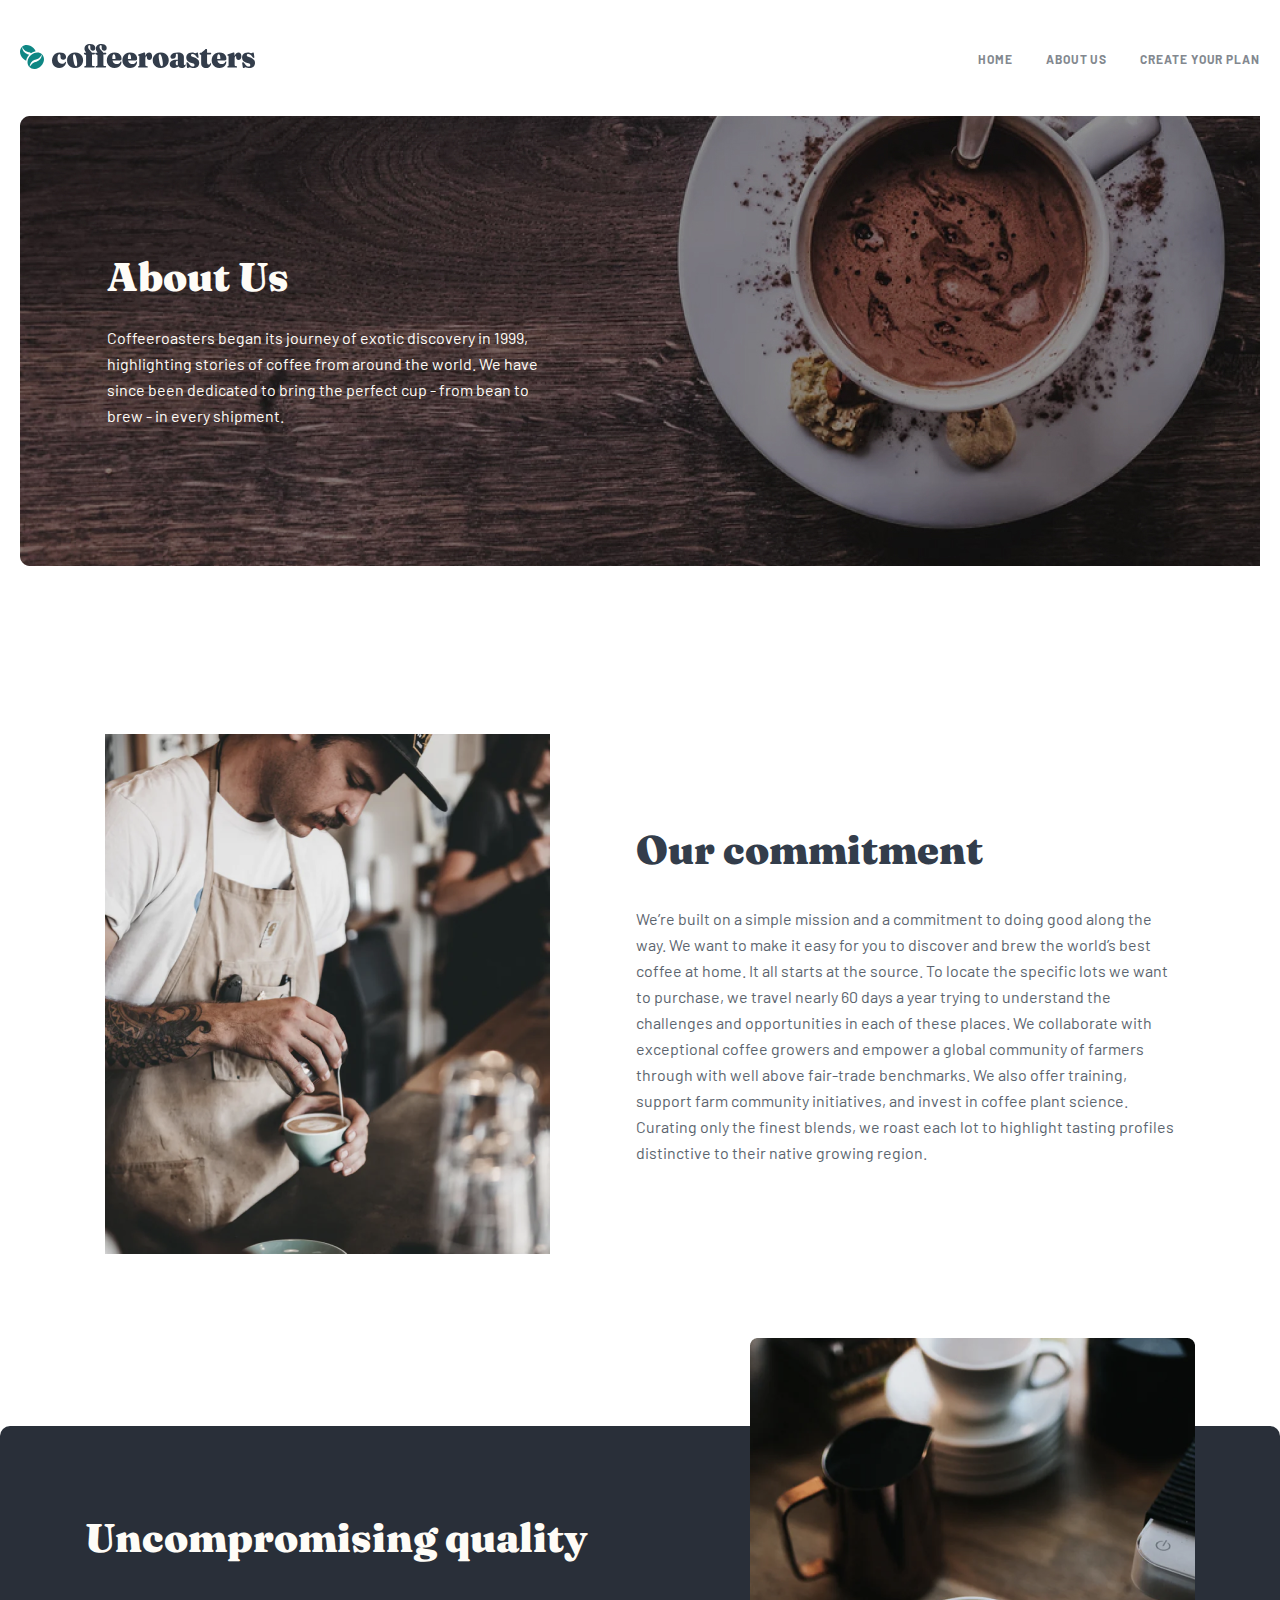
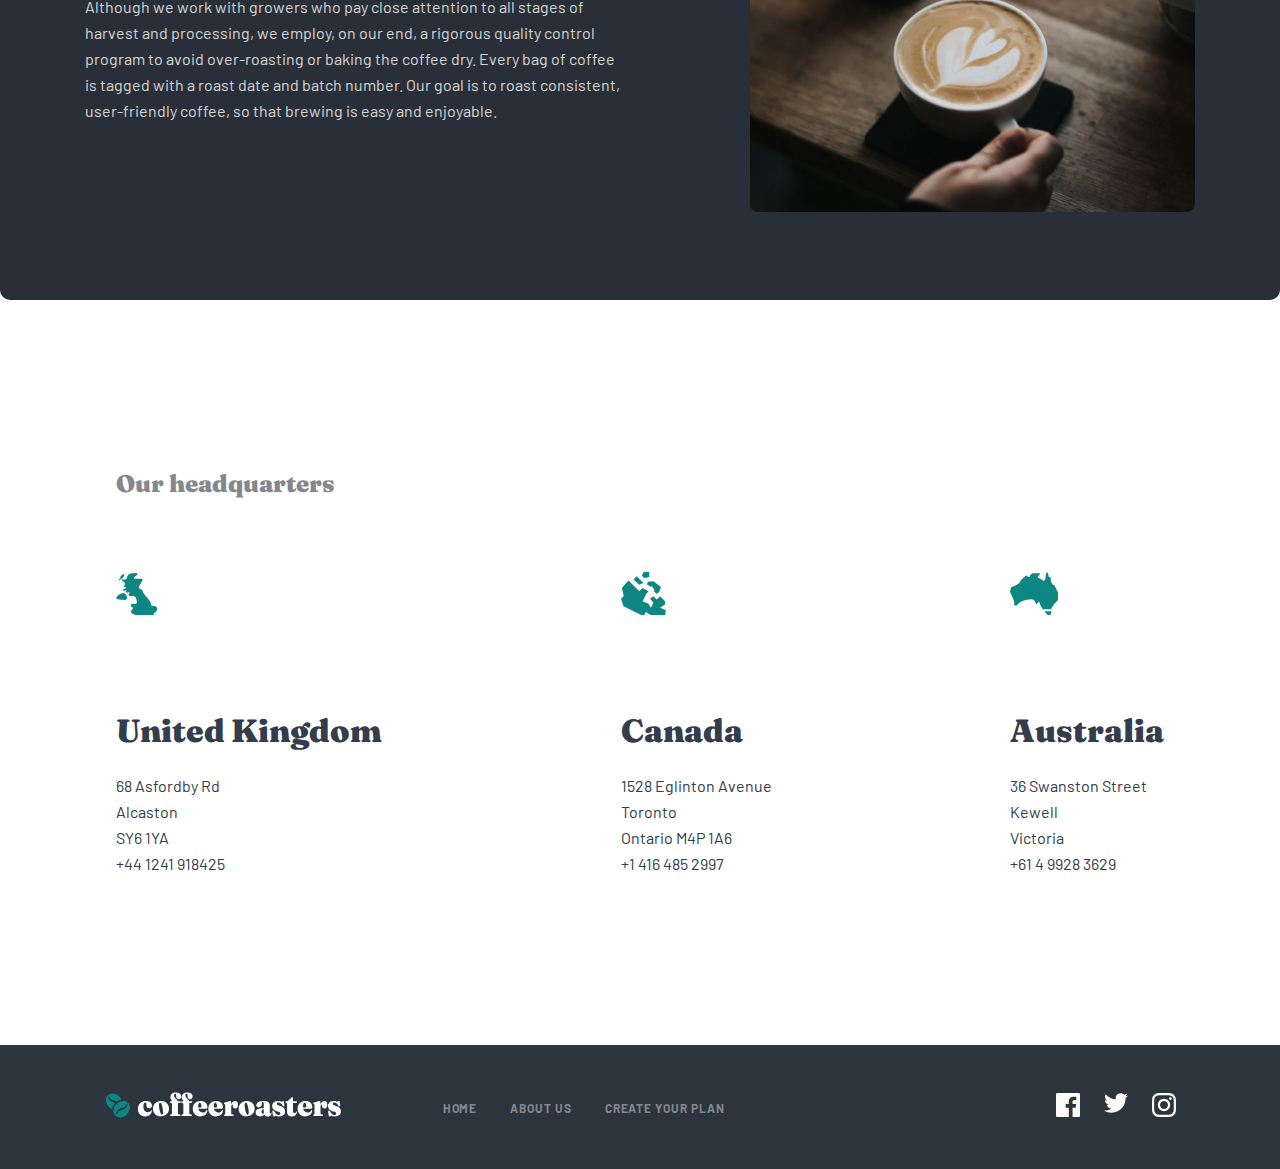
<file: about.html>
<!DOCTYPE html>
<html lang="en">

<head>
  <meta charset="UTF-8">
  <meta http-equiv="X-UA-Compatible" content="IE=edge">
  <meta name="viewport" content="width=device-width, initial-scale=1.0">
  <link rel="stylesheet" href=".//css/normalize.css">
  <link rel="stylesheet" href="./css/main.css">
  <title>About us</title>
</head>

<body>

  <!-- header -->
  <header class="site-header">
    <div class="container site-header__container">
      <a class="site-herader__logo-link" href="#">
        <img src="./img/logo.svg" alt="Logo"></a>
      <nav class="site-header__nav">
        <ul class="site-header__list">
          <li class="site-header__item"><a class="site-header__link" href="./index.html">HOME</a></li>
          <li class="site-header__item"><a class="site-header__link" href="./about.html">ABOUT US</a></li>
          <li class="site-header__item"><a class="site-header__link" href="./create-plan.html">Create your plan</a></li>
        </ul>
      </nav>
    </div>
  </header>

  <main>
    <section class="about-hero">
      <div class="container about-hero__container">
        <div class="about-hero__box">
          <div class="about-hero__block">
            <h2 class="about-hero__title">About Us</h2>
            <p class="about-hero__text">Coffeeroasters began its journey of exotic discovery in 1999, highlighting stories
              of coffee from around
              the world. We have since been dedicated to bring the perfect cup - from bean to brew - in every shipment.
            </p>
  
          </div>
        </div>
      </div>
    </section>

    <!-- commitment -->

    <section class="commitment">
      <div class="container commitment__container">
        <div class="commitment__img-block">
          <img src="./about-img/commitment-bg.png" alt="commitment img">
        </div>

        <div class="commitment__text-block">
          <h2 class="commitment__title">Our commitment</h2>
          <p class="commitment__text">We’re built on a simple mission and a commitment to doing good along the way. We
            want to make it easy for you to discover and brew the world’s best coffee at home. It all starts at the
            source. To locate the specific lots we want to purchase, we travel nearly 60 days a year trying to
            understand the challenges and opportunities in each of these places. We collaborate with exceptional coffee
            growers and empower a global community of farmers through with well above fair-trade benchmarks. We also
            offer training, support farm community initiatives, and invest in coffee plant science. Curating only the
            finest blends, we roast each lot to highlight tasting profiles distinctive to their native growing region.
          </p>
        </div>
      </div>
    </section>

       <!-- quality -->

    <section class="quality">
      <div class="quality__bg">
      <div class="container quality__container">
          <div class="quality__block">
            <h2 class="quality__title">Uncompromising quality</h2>
            <p class="quality__text">Although we work with growers who pay close attention to all stages of harvest and processing, we employ, on
              our end, a rigorous quality control program to avoid over-roasting or baking the coffee dry. Every bag of
              coffee is tagged with a roast date and batch number. Our goal is to roast consistent, user-friendly coffee, so
              that brewing is easy and enjoyable.</p>
          </div>
  
            <div class="quality__img-block">
              <img src="./about-img/quality-img" alt="quality img">
            </div>
        </div>
      </div>
    </section>

    <!-- headquarters -->

    <section class="headquarters">
      <div class="container headquarters__container">

        <div class="headquarters__box">

          <h3 class="headquarters__title">Our headquarters</h3>
  
            <ul class="headquarters__list">
              <li class="headquarters__item">
                <h3 class="headquarters__inner-title">United Kingdom</h3>
                <p class="headquarters__text">68 Asfordby Rd <br>
                  Alcaston <br>
                  SY6 1YA <br>
                  +44 1241 918425</p>
              </li>
  
              <li class="headquarters__item map-img-2">
                <h3 class="headquarters__inner-title">Canada</h3>
                <p class="headquarters__text">1528  Eglinton Avenue <br>
                  Toronto <br>
                  Ontario M4P 1A6 <br>
                  +1 416 485 2997</p>
              </li>
  
              <li class="headquarters__item map-img-3">
                <h3 class="headquarters__inner-title">Australia</h3>
                <p class="headquarters__text">36 Swanston Street <br>
                  Kewell <br>
                  Victoria <br>
                  +61 4 9928 3629</p>
              </li>
            </ul>
        </div>
      </div>
    </section>
  </main>

  <footer class="footer">
    <div class="container footer__container">
      <div class="footer__sup-block">
        <div class="footer__logo">
          <a href="#">
            <img src="./img/footer-logo.svg" alt="Footer logo">
          </a>
        </div>
   
        <ul class="footer__list">
         <li class="footer__item"><a href="./index.html">HOME</a></li>
         <li class="footer__item"><a href="./about.html">ABOUT US</a></li>
         <li class="footer__item"><a href="./create-plan.html">Create your plan</a></li>
        </ul>
      </div>

      <ul class="footer__icon-list">
        <li class="footer__icon-item"><a href="#"></a></li>
        <li class="footer__icon-item img-2"><a href="#"></a></li>
        <li class="footer__icon-item img-3"><a href="#"></a></li>
      </ul>

      </div>
    <!-- </div> -->
  </footer>
</body>

</html>
</file>
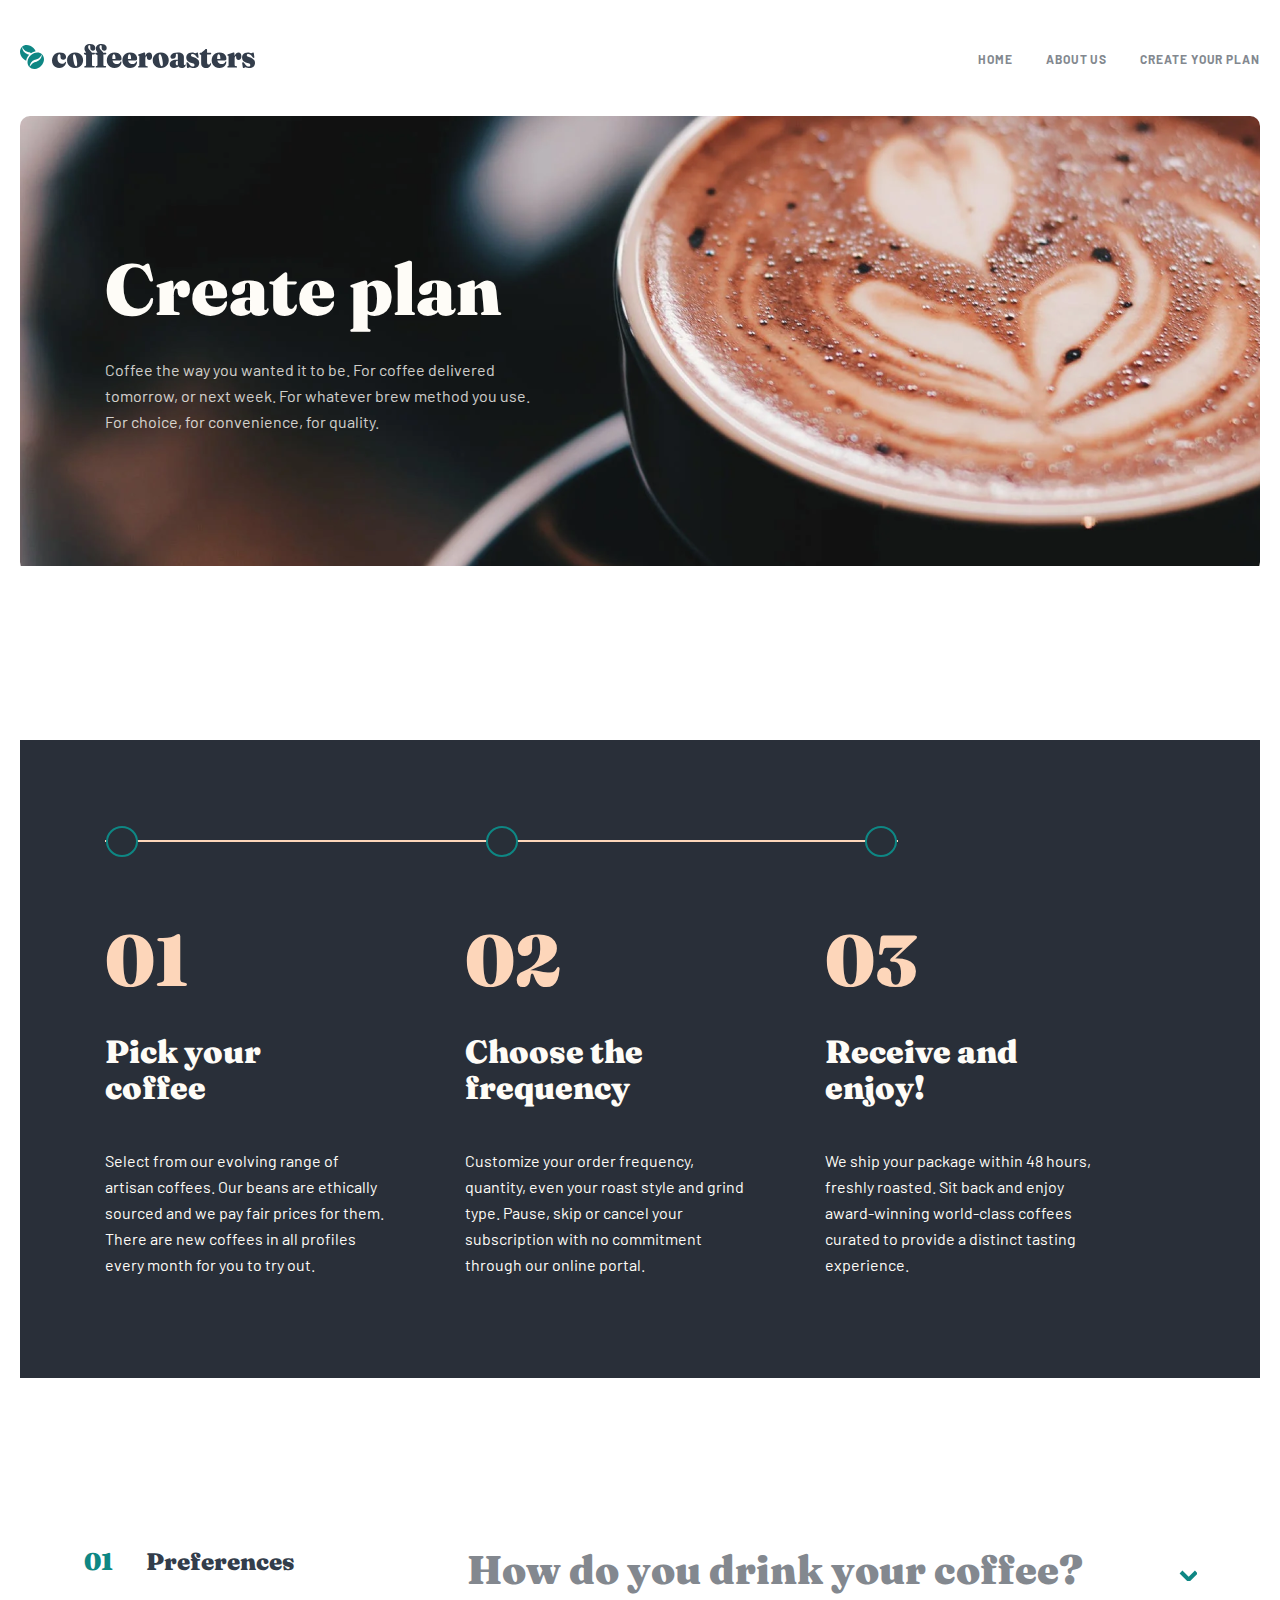
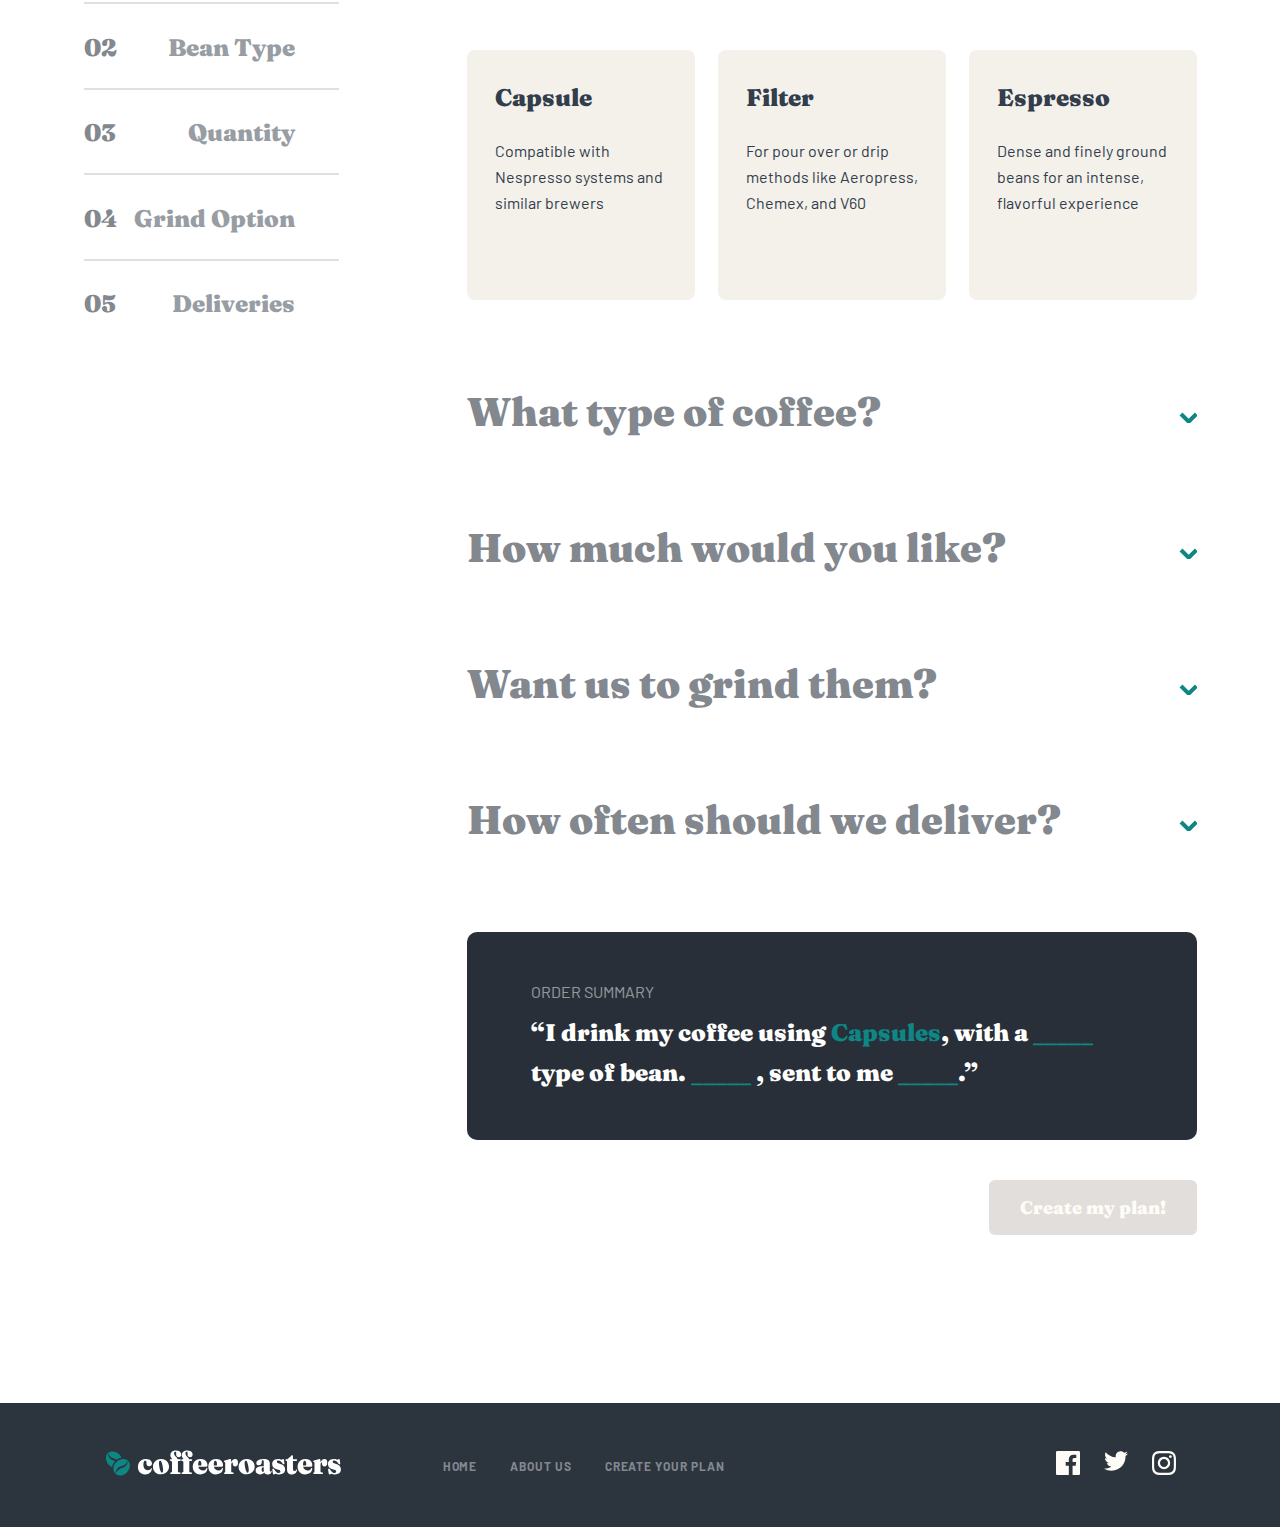
<file: create-plan.html>
<!DOCTYPE html>
<html lang="en">

<head>
  <meta charset="UTF-8">
  <meta http-equiv="X-UA-Compatible" content="IE=edge">
  <meta name="viewport" content="width=device-width, initial-scale=1.0">
  <link rel="stylesheet" href="./css/normalize.css">
  <link rel="stylesheet" href="./css/main.css">
  <title>Create plan</title>
</head>

<body>

  <!-- header -->
  <header class="site-header">
    <div class="container site-header__container">
      <a class="site-herader__logo-link" href="#">
        <img src="./img/logo.svg" alt="Logo"></a>
      <nav class="site-header__nav">
        <ul class="site-header__list">
          <li class="site-header__item"><a class="site-header__link" href="./index.html">HOME</a></li>
          <li class="site-header__item"><a class="site-header__link" href="./about.html">ABOUT US</a></li>
          <li class="site-header__item"><a class="site-header__link" href="./create-plan.html">Create your plan</a></li>
        </ul>
      </nav>
    </div>
  </header>

  <!-- create plan -->

  <main>
    <section class="create-plan">
      <div class="container create-plan__container">
        <div class="create-plan__box">
          <div class="create-plan__inner-box">
            <h2 class="create-plan__title">Create plan</h2>
            <p class="create-plan__text">Coffee the way you wanted it to be. For coffee delivered tomorrow, or next
              week. For whatever brew method you
              use. For choice, for convenience, for quality.</p>
          </div>
        </div>
      </div>
    </section>

    <!-- create plan chose-->

    <section class="create-plan-chose">
      <div class="container create-plan-chose__container">
        <div class="create-plan-chose__box">
          <div class="create-plan__liner">
            <span class="create-plan-chose__radius"></span>
            <span class="create-plan-chose__radius"></span>
            <span class="create-plan-chose__radius"></span>
          </div>

          <ul class="create-plan-chose__list">
            <li class="create-plan-chose__item">
              <h2 class="create-plan-chose__title">01</h2>
              <h3 class="create-plan-chose__title-2">Pick your coffee</h3>
              <p class="create-plan-chose__text">Select from our evolving range of artisan coffees. Our beans are
                ethically sourced and we pay fair
                prices for them. There are new coffees in all profiles every month for you to try out.</p>
            </li>

            <li class="create-plan-chose__item">
              <h2 class="create-plan-chose__title">02</h2>
              <h3 class="create-plan-chose__title-2">Choose the frequency</h3>
              <p class="create-plan-chose__text">Customize your order frequency, quantity, even your roast style and
                grind type. Pause, skip or cancel your subscription with no commitment through our online portal.</p>
            </li>

            <li class="create-plan-chose__item">
              <h2 class="create-plan-chose__title">03</h2>
              <h3 class="create-plan-chose__title-2">Receive and enjoy!</h3>
              <p class="create-plan-chose__text">We ship your package within 48 hours, freshly roasted. Sit back and
                enjoy award-winning world-class coffees curated to provide a distinct tasting experience.</p>
            </li>
          </ul>
        </div>
      </div>
    </section>

    <!-- coffee -->

    <section class="coffee">
      <div class="container coffee__container">
        <div class="coffee__box">
          <div class="coffee__list-box">

            <ul class="coffee__list">
              <li class="coffee__item">
                <div class="coffe__flex">
                  <h3 class="coffe__title-number number-1">01</h3>
                  <h3 class="coffee__title-text number-2">Preferences</h3>
                </div>
                <span class="coffee__line"></span>
              </li>

              <li class="coffee__item">
                <div class="coffe__flex">
                  <h3 class="coffe__title-number">02</h3>
                  <h3 class="coffee__title-text">Bean Type</h3>
                </div>
                <span class="coffee__line"></span>
              </li>

              <li class="coffee__item">
                <div class="coffe__flex">
                  <h3 class="coffe__title-number">03</h3>
                  <h3 class="coffee__title-text">Quantity</h3>
                </div>
                <span class="coffee__line"></span>
              </li>

              <li class="coffee__item">
                <div class="coffe__flex">
                  <h3 class="coffe__title-number">04</h3>
                  <h3 class="coffee__title-text">Grind Option</h3>
                </div>
                <span class="coffee__line"></span>
              </li>

              <li class="coffee__item">
                <div class="coffe__flex">
                  <h3 class="coffe__title-number">05</h3>
                  <h3 class="coffee__title-text">Deliveries</h3>
                </div>
              </li>
            </ul>
          </div>

          <div class="coffee__box-2">
            <h2 class="coffee__box-title">How do you drink your coffee?</h2>

            <ul class="coffee__inner-list">
              <li class="coffee__inner-item">
                <h3 class="coffee__inner-title">Capsule</h3>
                <p class="coffee__inner-text">Compatible with Nespresso systems and similar brewers</p>
              </li>

              <li class="coffee__inner-item">
                <h3 class="coffee__inner-title">Filter</h3>
                <p class="coffee__inner-text">For pour over or drip methods like Aeropress, Chemex, and V60</p>
              </li>

              <li class="coffee__inner-item">
                <h3 class="coffee__inner-title">Espresso</h3>
                <p class="coffee__inner-text">Dense and finely ground beans for an intense, flavorful experience</p>
              </li>
            </ul>

            <h2 class="coffee__box-title-2">What type of coffee?</h2>
            <h2 class="coffee__box-title-2">How much would you like?</h2>
            <h2 class="coffee__box-title-2">Want us to grind them?</h2>
            <h2 class="coffee__box-title-2">How often should we deliver?</h2>

            <div class="coffee__box-3">
              <p class="coffee__box-3-text">Order Summary</p>
              <p class="coffee__box-3-text-2">“I drink my coffee using <span class="coffee__color">Capsules</span>, with a <span class="coffee__color">_____</span> type of bean. <span class="coffee__color">_____</span> , sent to me <span class="coffee__color">_____</span>.”</p>
            </div>
            <div class="coffee__link">
              <a class="btn btn-2" href="#">Create my plan!</a>
            </div>
          </div>

        </div>
      </div>
      <!-- </div> -->
    </section>
  </main>

        <!-- footer -->

        <footer class="footer">
          <div class="container footer__container">
            <div class="footer__sup-block">
              <div class="footer__logo">
                <a href="#">
                  <img src="./img/footer-logo.svg" alt="Footer logo">
                </a>
              </div>
         
              <ul class="footer__list">
               <li class="footer__item"><a href="./index.html">HOME</a></li>
               <li class="footer__item"><a href="./about.html">ABOUT US</a></li>
               <li class="footer__item"><a href="./create-plan.html">Create your plan</a></li>
              </ul>
            </div>
      
            <ul class="footer__icon-list">
              <li class="footer__icon-item"><a href="#"></a></li>
              <li class="footer__icon-item img-2"><a href="#"></a></li>
              <li class="footer__icon-item img-3"><a href="#"></a></li>
            </ul>
      
            </div>
          <!-- </div> -->
        </footer>
</body>

</html>
</file>
<file: css/main.css>
/*
* Prefixed by https://autoprefixer.github.io
* PostCSS: v8.4.14,
* Autoprefixer: v10.4.7
* Browsers: last 4 version
*/

/* barlow-regular - latin */
@font-face {
  font-family: 'Barlow';
  font-style: normal;
  font-weight: 400;
  src: url('../fonts/barlow-v12-latin-regular.woff2') format('woff2'),
    /* Chrome 26+, Opera 23+, Firefox 39+ */
    url('../fonts/barlow-v12-latin-regular.woff') format('woff');
  /* Chrome 6+, Firefox 3.6+, IE 9+, Safari 5.1+ */
}

/* barlow-700 - latin */
@font-face {
  font-family: 'Barlow';
  font-style: normal;
  font-weight: 700;
  src: url('../fonts/barlow-v12-latin-700.woff2') format('woff2'),
    /* Chrome 26+, Opera 23+, Firefox 39+ */
    url('../fonts/barlow-v12-latin-700.woff') format('woff');
  /* Chrome 6+, Firefox 3.6+, IE 9+, Safari 5.1+ */
}


/* fraunces-900 - latin */
@font-face {
  font-family: 'Fraunces 9pt';
  font-style: normal;
  font-weight: 900;
  src: url('../fonts/fraunces-9pt-black.woff2') format('woff2'),
    /* Super Modern Browsers */
    url('../fonts/fraunces-9pt-black.woff') format('woff');
  /* Modern Browsers */

}

html {
  -webkit-box-sizing: border-box;
          box-sizing: border-box;
  scroll-behavior: smooth;
}

*,
*::before,
*::after {
  -webkit-box-sizing: inherit;
          box-sizing: inherit;
}

h1,
h2,
h3,
h4,
h5,
h6,
p {
  margin: 0;
}

ul,
ol {
  list-style: none;
  padding: 0;
  margin: 0;
}

body {
  margin: 0;
  font-family: 'Barlow';
}

a {
  text-decoration: none;
}

img {
  width: 100%;
  height: auto;
}

.container {
  max-width: 1320px;
  margin: 0 auto;
  padding: 0 20px;
}

.btn {
  display: inline-block;
  font-family: 'Fraunces 9pt';
  font-weight: 900;
  font-size: 18px;
  line-height: 25px;
  color: #FEFCF7;
  background-color: #0E8784;
  border-radius: 6px;
  padding: 15px 31px;
  -webkit-transition: 0.7s ease;
  -o-transition: 0.7s ease;
  transition: 0.7s ease;
}

.btn:hover {
  background-color: #000000;
  color: #0D99FF;
}

/* header */

.site-header {
  padding: 44px 0;
}

.site-header__container {
  display: -webkit-box;
  display: -ms-flexbox;
  display: flex;
  -webkit-box-align: center;
      -ms-flex-align: center;
          align-items: center;
  -webkit-box-pack: justify;
      -ms-flex-pack: justify;
          justify-content: space-between;
}

.site-header__list {
  display: -webkit-box;
  display: -ms-flexbox;
  display: flex;
  -webkit-box-align: center;
      -ms-flex-align: center;
          align-items: center;
}

.site-herader__logo-link {
  display: inline-block;
  max-width: 235px;
}

.site-header__item:not(:last-child) {
  margin-right: 33px;
}

.site-header__link {
  position: relative;
  font-family: 'Barlow';
  font-style: normal;
  font-weight: 700;
  font-size: 12px;
  line-height: 15px;
  letter-spacing: 0.923077px;
  text-transform: uppercase;
  color: #83888F;
}

.site-header__link::after {
  content: '';
  position: absolute;
  -webkit-transition: 0.5s ease;
  -o-transition: 0.5s ease;
  transition: 0.5s ease;
  width: 0;
  height: 5px;
  position: absolute;
  left: 0;
  bottom: -10px;
  background-color: #0D99FF;
}

.site-header__link:hover::after {
  width: 100%;
}


/* hero */

.hero {
  padding-bottom: 123px;
}

.hero__block {
  padding: 117px 0;
  background-repeat: no-repeat;
  background-image: url('../img/hero-bg.png');
  border-radius: 10px;
}

.hero__content-block {
  padding-left: 85px;
}

.hero__title {
  max-width: 493px;
  font-family: 'Fraunces 9pt';
  font-weight: 900;
  font-size: 72px;
  line-height: 72px;
  color: #FEFCF7;
  margin-bottom: 32px;
}

.hero__text {
  max-width: 445px;
  font-family: 'Barlow';
  font-weight: 400;
  font-size: 16px;
  line-height: 26px;
  color: #FEFCF7;
  mix-blend-mode: normal;
  opacity: 0.8;
  margin-bottom: 56px;
}

/* collection */

.collection {
  max-width: 1111px;
  margin: 0 auto;
  padding-top: 126px;
  background-repeat: no-repeat;
  background-image: url('../img/collection-bg.png');
  margin-bottom: 200px;
}

.collection__list {
  display: -webkit-box;
  display: -ms-flexbox;
  display: flex;
  -webkit-box-align: center;
      -ms-flex-align: center;
          align-items: center;
  -webkit-box-pack: justify;
      -ms-flex-pack: justify;
          justify-content: space-between;
}

.collection__item {
  max-width: 255px;
}

.collection__item img {
  max-width: 255px;
  margin-bottom: 71px;
}

.collection__item h3 {
  max-width: 255px;
  font-family: 'Fraunces 9pt';
  font-weight: 900;
  font-size: 24px;
  line-height: 32px;
  color: #333D4B;
  text-align: center;
  margin-bottom: 24px;
}

.collection__item p {
  min-width: 255px;
  font-family: 'Barlow';
  font-weight: 400;
  font-size: 16px;
  text-align: center;
  line-height: 26px;
  color: #333D4B;
}

/* chose */

.chose {
  margin-bottom: 200px;
}

.chose__top {
  text-align: center;
  background: #282F38;
  border-radius: 10px;
  padding-top: 100px;
  padding-bottom: 86px;
}

.chose__top h2 {
  max-width: 329px;
  font-family: 'Fraunces 9pt';
  font-weight: 900;
  font-size: 40px;
  line-height: 48px;
  color: #FEFCF7;
  margin: 0 auto;
  margin-bottom: 32px;
}

.chose__top p {
  max-width: 540px;
  font-family: 'Barlow';
  font-weight: 400;
  font-size: 16px;
  line-height: 26px;
  color: #FEFCF7;
  mix-blend-mode: normal;
  opacity: 0.8;
  margin: 0 auto;
}

.chose__list {
  margin: 0 auto;
  max-width: 1111px;
  display: -webkit-box;
  display: -ms-flexbox;
  display: flex;
  -webkit-box-align: center;
      -ms-flex-align: center;
          align-items: center;
  -webkit-box-pack: justify;
      -ms-flex-pack: justify;
          justify-content: space-between;
}

.chose__item {
  background: #0E8784;
  border-radius: 8px;
  padding: 48px 72px 48px 48px;
  max-width: 350px;
  text-align: center;
  -webkit-transition: 1s ease;
  -o-transition: 1s ease;
  transition: 1s ease;
  -webkit-box-shadow: 0 0 20px 2px rgba(0, 0, 0, 1);
          box-shadow: 0 0 20px 2px rgba(0, 0, 0, 1);
}

.chose__item:hover {
  -webkit-transform: scale(1.2);
      -ms-transform: scale(1.2);
          transform: scale(1.2);
  z-index: 2;
}


.chose__inner-title {
  font-family: 'Fraunces 9pt';
  font-weight: 900;
  font-size: 24px;
  line-height: 32px;
  text-align: center;
  color: #FEFCF7;
  max-width: 225px;
  margin-bottom: 24px;
}

.chose__inner-text {
  font-family: 'Barlow';
  font-weight: 400;
  font-size: 16px;
  line-height: 26px;
  text-align: center;
  color: #FEFCF7;
  max-width: 225px;
}

.chose__item:nth-child(1):before {
  content: "";
  display: inline-block;
  width: 72px;
  height: 72px;
  background-repeat: no-repeat;
  background-image: url('../img/chose-img-1.svg');
  margin-bottom: 56px;
}

.chose__item:nth-child(2):before {
  content: "";
  display: inline-block;
  width: 72px;
  height: 72px;
  background-repeat: no-repeat;
  background-image: url('../img/chose-img-2.svg');
  margin-bottom: 56px;
}

.chose__item:nth-child(3):before {
  content: "";
  display: inline-block;
  width: 72px;
  height: 72px;
  background-repeat: no-repeat;
  background-image: url('../img/chose-img-3.svg');
  margin-bottom: 56px;
}

.chose__top {
  position: relative;
}

.chose__emty {
  position: absolute;
  width: 100%;
  height: 235px;
  border-radius: 10px;
  background-color: #282F38;
  z-index: -1;
  bottom: -62%;
}

/* work */

.work__block {
  max-width: 1045px;
  margin: 0 auto;
}

.work__title {
  font-family: 'Fraunces 9pt';
  font-weight: 900;
  font-size: 24px;
  line-height: 32px;
  color: #83888F;
  margin-bottom: 80px;
}

.work__liner {
  max-width: 793px;
  height: 1px;
  border: 1px solid #FDD6BA;
  z-index: -1px;
  display: -webkit-box;
  display: -ms-flexbox;
  display: flex;
  -webkit-box-align: center;
      -ms-flex-align: center;
          align-items: center;
  -webkit-box-pack: justify;
      -ms-flex-pack: justify;
          justify-content: space-between;
  margin-bottom: 67px;
}

.work__radius {
  display: inline-block;
  width: 31px;
  height: 31px;
  background: #FEFCF7;
  border: 2px solid #0E8784;
  border-radius: 50%;
}

.work__sup-block {
  display: -webkit-box;
  display: -ms-flexbox;
  display: flex;
  -webkit-box-align: center;
      -ms-flex-align: center;
          align-items: center;
  -webkit-box-pack: justify;
      -ms-flex-pack: justify;
          justify-content: space-between;
  margin-bottom: 64px;
}

.work__inner-title {
  max-width: 90px;
  font-family: 'Fraunces 9pt';
  font-weight: 900;
  font-size: 72px;
  line-height: 72px;
  color: #FDD6BA;
  margin-bottom: 38px;
}

.work__sup-title {
  max-width: 255px;
  font-family: 'Fraunces 9pt';
  font-weight: 900;
  font-size: 32px;
  line-height: 36px;
  color: #333D4B;
  margin-bottom: 42px;
}

.work__sup-text {
  max-width: 285px;
  font-family: 'Barlow';
  font-weight: 400;
  font-size: 16px;
  line-height: 26px;
  color: #333D4B;
}

.work__link {
  margin-bottom: 200px;
}

/* footer */

.footer {
  background: #2C343E;
}

.footer__container {
  max-width: 1111px;
  margin: 0 auto;
  display: -webkit-box;
  display: -ms-flexbox;
  display: flex;
  -webkit-box-align: center;
      -ms-flex-align: center;
          align-items: center;
  -webkit-box-pack: justify;
      -ms-flex-pack: justify;
          justify-content: space-between;
}

.footer__sup-block {
  width: 620px;
  display: -webkit-box;
  display: -ms-flexbox;
  display: flex;
  -webkit-box-align: center;
      -ms-flex-align: center;
          align-items: center;
  -webkit-box-pack: justify;
      -ms-flex-pack: justify;
          justify-content: space-between;
}

.footer__logo {
  padding: 47px 0;
  max-width: 236px;
}

.footer__list {
  display: -webkit-box;
  display: -ms-flexbox;
  display: flex;
  -webkit-box-align: center;
      -ms-flex-align: center;
          align-items: center;
}

.footer__item a {
  position: relative;
  display: inline-block;
  font-family: 'Barlow';
  font-weight: 700;
  font-size: 12px;
  line-height: 15px;
  letter-spacing: 0.923077px;
  text-transform: uppercase;
  color: #83888F;
}

.footer__item a::after {
  content: '';
  -webkit-transition: 0.5s ease;
  -o-transition: 0.5s ease;
  transition: 0.5s ease;
  width: 0;
  height: 5px;
  position: absolute;
  left: 0;
  bottom: -10px;
  background-color: #0D99FF;
}

.footer__item a:hover::after {
  width: 100%;
}

.footer__item:not(:last-child) {
  margin-right: 33px;
}

.footer__icon-list {
  width: 120px;
  display: -webkit-box;
  display: -ms-flexbox;
  display: flex;
  -webkit-box-align: center;
      -ms-flex-align: center;
          align-items: center;
  -webkit-box-pack: justify;
      -ms-flex-pack: justify;
          justify-content: space-between;

}

.footer__icon-item a {
  display: inline-block;
  width: 24px;
  height: 24px;
  background-repeat: no-repeat;
  background-image: url(../img/facebook-icon.svg);
  -webkit-transition: 1s ease;
  -o-transition: 1s ease;
  transition: 1s ease;
}

.footer__icon-item a:hover {
  -webkit-transform: scale(1.8);
      -ms-transform: scale(1.8);
          transform: scale(1.8);
  z-index: 2;
}

.img-2 a {
  background-image: url(../img/twitter-icon.svg);
}

.img-3 a {
  background-image: url(../img/instagram-icon.svg);
}




/* //////////////////////////   ABOUT US PAGE /////////////////////// */



/* About hero */

.about-hero {
  padding-bottom: 168px;
}

.about-hero__box {
  background-repeat: no-repeat;
  background-image: url(../about-img/about-bg.jpg);
}

.about-hero__block {
  padding: 137px 0;
  padding-left: 87px;
}

.about-hero__title {
  max-width: 188px;
  font-family: 'Fraunces 9pt';
  font-weight: 900;
  font-size: 40px;
  line-height: 48px;
  color: #FEFCF7;
  margin-bottom: 24px;
}

.about-hero__text {
  max-width: 445px;
  font-family: 'Barlow';
  font-weight: 400;
  font-size: 16px;
  line-height: 26px;
  color: #FEFCF7;
}

/* commitment */

.commitment {
  padding-bottom: 168px;
}

.commitment__container {
  max-width: 1111px;
  display: -webkit-box;
  display: -ms-flexbox;
  display: flex;
  -webkit-box-align: center;
      -ms-flex-align: center;
          align-items: center;
  -webkit-box-pack: justify;
      -ms-flex-pack: justify;
          justify-content: space-between;
}

.commitment__img-block {
  max-width: 445px;
}

.commitment__title {
  max-width: 357px;
  font-family: 'Fraunces 9pt';
  font-weight: 900;
  font-size: 40px;
  line-height: 48px;
  color: #333D4B;
  margin-bottom: 32px;
}

.commitment__text {
  max-width: 540px;
  font-family: 'Barlow';
  font-weight: 400;
  font-size: 16px;
  line-height: 26px;
  color: #333D4B;
  mix-blend-mode: normal;
  opacity: 0.8;
}

/* quality */

.quality {
  margin-bottom: 168px;
}

.quality__bg {
  height: 474px;
  margin: 0 auto;
  max-width: 1320px;
  background-color: #292F39;
  border-radius: 10px;
}

.quality__container {
  position: relative;
  display: -webkit-box;
  display: -ms-flexbox;
  display: flex;
  -webkit-box-align: center;
      -ms-flex-align: center;
          align-items: center;
  -webkit-box-pack: justify;
      -ms-flex-pack: justify;
          justify-content: space-between;
  padding: 0 85px;
}

.quality__block {
  padding-top: 88px;
}

.quality__title {
  max-width: 517px;
  font-family: 'Fraunces 9pt';
  font-weight: 900;
  font-size: 40px;
  line-height: 48px;
  color: #FEFCF7;
  margin-bottom: 32px;
}

.quality__text {
  max-width: 540px;
  font-family: 'Barlow';
  font-weight: 400;
  font-size: 16px;
  line-height: 26px;
  color: #FEFCF7;
  mix-blend-mode: normal;
  opacity: 0.8;
}

.quality__img-block {
  right: 85px;
  top: -88px;
  max-width: 445px;
  position: absolute;
  border-radius: 10px;
  -webkit-transition: 1s ease;
  -o-transition: 1s ease;
  transition: 1s ease;
}

.quality__img-block:hover {
  -webkit-transform: scale(1.2);
      -ms-transform: scale(1.2);
          transform: scale(1.2);
  z-index: 2;
}

/* headquarters */

.headquarters {
  margin-bottom: 168px;
}

.headquarters__box {
  margin: 0 auto;
  max-width: 1048px;
}

.headquarters__list {
  display: -webkit-box;
  display: -ms-flexbox;
  display: flex;
  -webkit-box-align: center;
      -ms-flex-align: center;
          align-items: center;
  -webkit-box-pack: justify;
      -ms-flex-pack: justify;
          justify-content: space-between;
}


.headquarters__title {
  max-width: 255px;
  font-family: 'Fraunces 9pt';
  font-weight: 900;
  font-size: 24px;
  line-height: 32px;
  color: #83888F;
  margin-bottom: 72px;
}

.headquarters__item:before {
  content: "";
  display: inline-block;
  width: 48px;
  height: 43px;
  background-repeat: no-repeat;
  background-image: url(../about-img/map-img-1.svg);
}

.map-img-2::before {
  background-image: url(../about-img/map-img-2.svg);
}

.map-img-3::before {
  background-image: url(../about-img/map-img-3.svg);
}

.headquarters__inner-title {
  max-width: 272px;
  padding-top: 95px;
  margin-bottom: 24px;
  font-family: 'Fraunces 9pt';
  font-weight: 900;
  font-size: 32px;
  line-height: 36px;
  color: #333D4B;
}

.headquarters__text {
  max-width: 285px;
  font-family: 'Barlow';
  font-weight: 400;
  font-size: 16px;
  line-height: 26px;
  color: #333D4B;
}


/* //////////////////////////   CREATE PLAN PAGE ///////////////////////  */



.create-plan {
  padding-bottom: 168px;
}

.create-plan__box {
  background-repeat: no-repeat;
  background-image: url(../create-plan-img/hero-bg.png);
  border-radius: 10px;
}

.create-plan__inner-box {
  padding-top: 137px;
  padding-bottom: 137px;
  padding-left: 85px;
}

.create-plan__title {
  max-width: 427px;
  font-family: 'Fraunces 9pt';
  font-weight: 900;
  font-size: 72px;
  line-height: 72px;
  color: #FEFCF7;
  margin-bottom: 32px;
}

.create-plan__text {
  max-width: 445px;
  font-family: 'Barlow';
  font-weight: 400;
  font-size: 16px;
  line-height: 26px;
  color: #FEFCF7;
  mix-blend-mode: normal;
  opacity: 0.8;
}

/* create plan chose */


.create-plan-chose {
  margin-bottom: 168px;
}

.create-plan-chose__box {
  padding: 100px 150px 100px 85px;
  background-color: #292F39;
}

.create-plan__liner {
  max-width: 793px;
  height: 1px;
  border: 1px solid #FDD6BA;
  z-index: -2px;
  display: -webkit-box;
  display: -ms-flexbox;
  display: flex;
  -webkit-box-align: center;
      -ms-flex-align: center;
          align-items: center;
  -webkit-box-pack: justify;
      -ms-flex-pack: justify;
          justify-content: space-between;
  margin-bottom: 82px;
}

.create-plan-chose__radius {
  display: inline-block;
  width: 32px;
  height: 31px;
  background: #282F38;
  border: 2px solid #0E8784;
  border-radius: 50%;
}

.create-plan-chose__list {
  display: -webkit-box;
  display: -ms-flexbox;
  display: flex;
  -webkit-box-align: center;
      -ms-flex-align: center;
          align-items: center;
  -webkit-box-pack: justify;
      -ms-flex-pack: justify;
          justify-content: space-between;
}

.create-plan-chose__title {
  max-width: 90px;
  font-family: 'Fraunces 9pt';
  font-weight: 900;
  font-size: 72px;
  line-height: 72px;
  color: #FDD6BA;
  margin-bottom: 38px;
}

.create-plan-chose__title-2 {
  max-width: 255px;
  font-family: 'Fraunces 9pt';
  font-weight: 900;
  font-size: 32px;
  line-height: 36px;
  color: #FEFCF7;
  margin-bottom: 42px;
}

.create-plan-chose__text {
  max-width: 285px;
  font-family: 'Barlow';
  font-weight: 400;
  font-size: 16px;
  line-height: 26px;
  color: #FEFCF7;
}


/* coffee */

.coffee__box {
  margin: 0 auto;
  width: 1113px;
  display: -webkit-box;
  display: -ms-flexbox;
  display: flex;
  -webkit-box-pack: justify;
      -ms-flex-pack: justify;
          justify-content: space-between;
}

.coffee__list {
  max-width: 255px;
}

.coffe__flex {
  max-width: 211px;
  display: -webkit-box;
  display: -ms-flexbox;
  display: flex;
  text-align: end;
  -webkit-box-pack: justify;
      -ms-flex-pack: justify;
          justify-content: space-between;
  margin-bottom: 24px;
}

.coffe__title-number {
  max-width: 34px;
  font-family: 'Fraunces 9pt';
  font-weight: 900;
  font-size: 24px;
  line-height: 32px;
  color: #83888F;
}

.coffee__title-text {
  max-width: 164px;
  font-family: 'Fraunces 9pt';
  font-weight: 900;
  font-size: 24px;
  line-height: 32px;
  color: #333D4B;
  opacity: 0.5;
}

.number-1 {
  color: #0E8784;
  opacity: 1;
}

.number-2 {
  opacity: 1;
}

.coffee__line {
  width: 255px;
  display: inline-block;
  background: #83888F;
  border: 1px solid #83888F;
  opacity: 0.25;
  margin-bottom: 24px;
}

.coffee__box-title {
  position: relative;
  font-family: 'Fraunces 9pt';
  font-weight: 900;
  font-size: 40px;
  line-height: 48px;
  color: #83888F;
  margin-bottom: 56px;
}

.coffee__box-title::after {
  content: "";
  width: 18px;
  height: 11px;
  background-repeat: no-repeat;
  background-image: url(../create-plan-img/icon-img.svg);
  position: absolute;
  right: 0;
  top: 50%;
}

.coffee__inner-item {
  padding: 32px 28px 84px 28px;
  max-width: 228px;
  background: #F4F1EB;
  border-radius: 8px;
  -webkit-transition: 1s ease;
  -o-transition: 1s ease;
  transition: 1s ease;
}

.coffee__inner-item:hover{
  -webkit-transform: scale(1.2);
      -ms-transform: scale(1.2);
          transform: scale(1.2);
  z-index: 2;
}

.coffee__inner-item:not(:first-child) {
  margin-left: 23px;
}

.coffee__inner-title {
  max-width: 99px;
  font-family: 'Fraunces 9pt';
  font-weight: 900;
  font-size: 24px;
  line-height: 32px;
  color: #333D4B;
  margin-bottom: 24px;
}

.coffee__inner-text {
  max-width: 172px;
  font-family: 'Barlow';
  font-weight: 400;
  font-size: 16px;
  line-height: 26px;
  color: #333D4B;
}

.coffee__inner-list {
  display: -webkit-box;
  display: -ms-flexbox;
  display: flex;
  -webkit-box-align: center;
      -ms-flex-align: center;
          align-items: center;
  -webkit-box-pack: justify;
      -ms-flex-pack: justify;
          justify-content: space-between;
  margin-bottom: 88px;
}

.coffee__box-title-2 {
  position: relative;
  max-width: 730px;
  font-family: 'Fraunces 9pt';
  font-weight: 900;
  font-size: 40px;
  line-height: 48px;
  color: #83888F;
  margin-bottom: 88px;
}

.coffee__box-title-2::after{
  content: "";
  width: 18px;
  height: 11px;
  background-repeat: no-repeat;
  background-image: url(../create-plan-img/icon-img-2.svg);
  position: absolute;
  right: 0;
  top: 50%;
}

.coffee__box-3-text{
  font-family: 'Barlow';
font-weight: 400;
font-size: 16px;
line-height: 26px;
text-transform: uppercase;
color: #FFFFFF;
mix-blend-mode: normal;
opacity: 0.5;
margin-bottom: 8px;
}

.coffee__box-3{
  padding: 47px 64px;
  max-width: 730px;
  background-color: #282F38;
  border-radius: 10px;
  margin-bottom: 40px;
}

.coffee__box-3-text-2{
  max-width: 602px;
  font-family: 'Fraunces 9pt';
font-weight: 900;
font-size: 24px;
line-height: 40px;
color: #FFFFFF;
}

.coffee__color{
  color: #0E8784;
}

.btn-2{
  background: #E2DEDB;
border-radius: 6px;
}

.coffee__link{
  text-align: end;
  margin-bottom: 168px;
}


/* footer */
</file>
